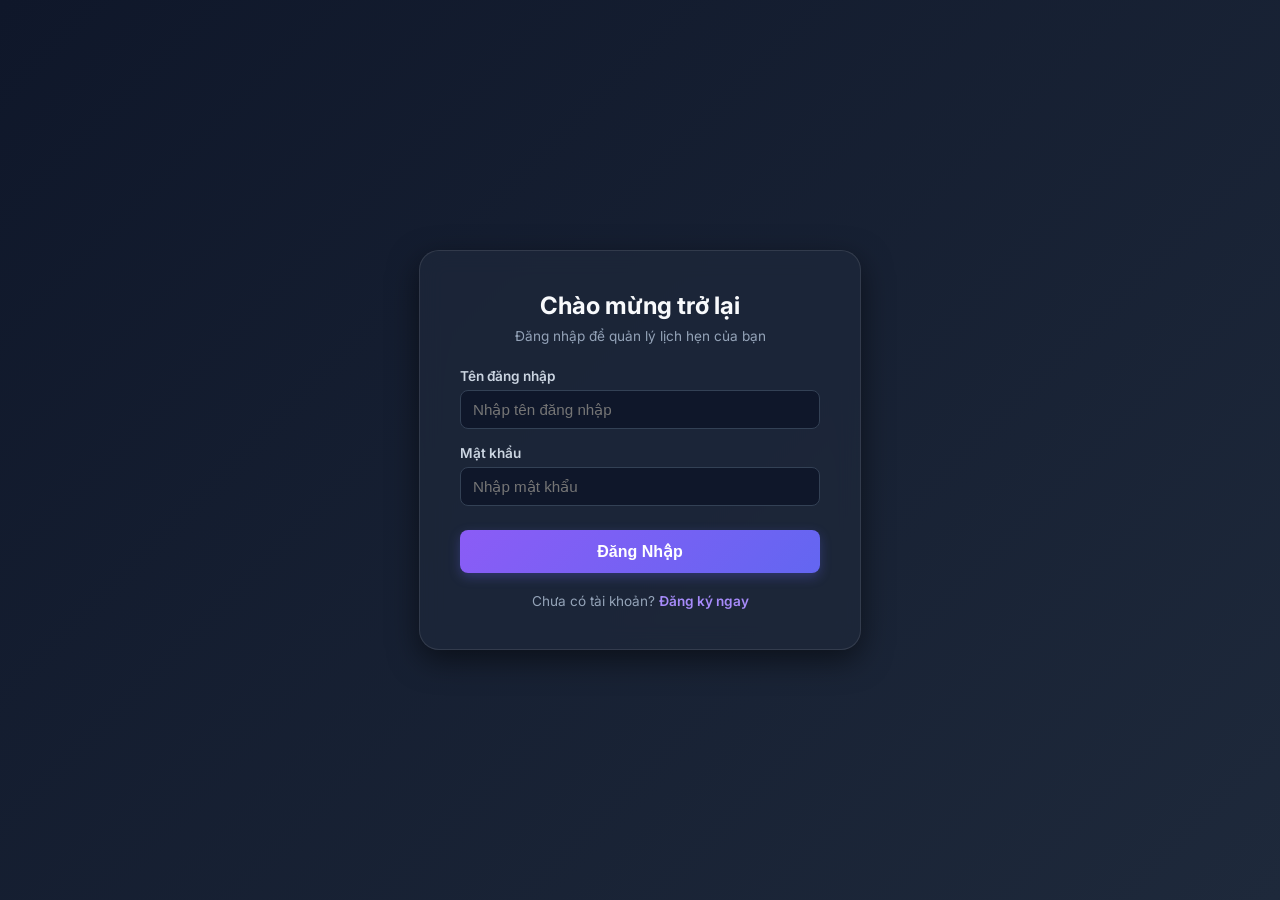
<file: Documents/BTOOAD/LapLich/CalendarApp.UI/index.html>
<!DOCTYPE html>
<html lang="vi">
<head>
    <meta charset="UTF-8">
    <meta name="viewport" content="width=device-width, initial-scale=1.0">
    <title>Quản Lý Lịch Hẹn</title>
    <link href="https://fonts.googleapis.com/css2?family=Inter:wght@400;500;600;700&display=swap" rel="stylesheet">
    <link rel="stylesheet" href="styles.css">
</head>
<body>
    <div class="app-container">
        <!-- Header -->
        <header class="header">
            <div class="header-left">
                <div class="logo-group">
                    <div class="logo-icon"></div>
                    <h1>Quản Lý Lịch Hẹn</h1>
                </div>
                <p class="greeting" id="userGreeting">Xin chào, ...</p>
            </div>
            <div class="header-right">
                <button class="btn-outline" id="logoutBtn">Đăng xuất</button>
            </div>
        </header>

        <!-- Toolbar -->
        <div class="toolbar">
            <button class="btn-primary" id="toggleAddBtn">Thêm Lịch Hẹn</button>
            <button class="btn-success" id="toggleGroupBtn">👥 Tạo Cuộc Họp Nhóm</button>
            <button class="btn-outline-icon" id="refreshBtn">🔄 Làm mới</button>
        </div>

        <!-- Main Content -->
        <div class="main-layout">
            
            <!-- Left Column (Forms & List) -->
            <div class="left-column">
                
                <!-- Inline Form Container -->
                <div class="inline-form-container" id="formContainer" style="display: none;">
                    <h2 class="form-title" id="formTitle">📄 Thêm Lịch Hẹn</h2>
                    
                    <form id="apptForm">
                        <input type="hidden" id="formType" value="normal">
                        
                        <div class="form-group">
                            <label>Tên cuộc hẹn *</label>
                            <input type="text" id="apptName" required>
                        </div>
                        
                        <div class="form-group">
                            <label>Địa điểm</label>
                            <input type="text" id="apptLocation" placeholder="VD: Phòng họp A">
                        </div>
                        
                        <div class="form-row">
                            <div class="form-group">
                                <label>Bắt đầu *</label>
                                <input type="datetime-local" id="apptStart" required>
                            </div>
                            <div class="form-group">
                                <label>Kết thúc *</label>
                                <input type="datetime-local" id="apptEnd" required>
                            </div>
                        </div>

                        <div class="reminder-section">
                            <div class="reminder-header">
                                <span id="reminderCountDisplay">🔔 Nhắc nhở (0)</span>
                                <button type="button" class="btn-small-primary" id="addReminderBtn">+ Thêm</button>
                            </div>
                            
                            <!-- Inline Reminder Form -->
                            <div class="inline-reminder-form" id="inlineReminderForm" style="display: none;">
                                <div class="form-row">
                                    <div class="form-group" style="margin-bottom: 0;">
                                        <label>Thời gian nhắc</label>
                                        <input type="datetime-local" id="reminderTimeInput">
                                    </div>
                                    <div class="form-group" style="margin-bottom: 0;">
                                        <label>Loại</label>
                                        <select id="reminderTypeInput" class="form-select">
                                            <option value="Email">📧 Email</option>
                                            <option value="SMS">📱 SMS</option>
                                            <option value="Notification">🔔 Notification</option>
                                        </select>
                                    </div>
                                </div>
                                <button type="button" class="btn-primary" style="width: 100%; margin-top: 12px; background: rgba(139, 92, 246, 0.2); color: #c4b5fd; border: 1px solid rgba(139, 92, 246, 0.3);" id="confirmReminderBtn">✔ Xác nhận nhắc nhở</button>
                            </div>

                            <div class="reminder-list" id="formReminderList">
                                <!-- Reminders added here before save -->
                            </div>
                        </div>

                        <div class="form-actions">
                            <button type="submit" class="btn-primary-large" id="submitFormBtn">✔ Tạo cuộc hẹn</button>
                            <button type="button" class="btn-secondary-large" id="cancelFormBtn">X Hủy bỏ</button>
                        </div>
                    </form>
                </div>

                <!-- Appointment List -->
                <div class="appointment-section">
                    <h2 class="section-title" id="listTitle">Lịch hẹn của bạn (0)</h2>
                    <div class="appointment-list" id="calendarGrid">
                        <!-- Cards here -->
                    </div>
                </div>

            </div>

            <!-- Right Column (Sidebar) -->
            <div class="right-column">
                <div class="sidebar-panel">
                    <h2 class="sidebar-title">🔔 Thông báo & Nhắc nhở</h2>
                    <div class="sidebar-list" id="sidebarReminders">
                        <!-- Sidebar reminders here -->
                        <div class="empty-state">Không có thông báo</div>
                    </div>
                </div>
            </div>

        </div>
    </div>

    <!-- Modals for Conflicts and Group Join -->
    <div class="modal-overlay" id="conflictModal">
        <div class="modal-content" style="border-left: 6px solid #ef4444;">
            <h2 style="color: #ef4444;">Trùng lịch!</h2>
            <p>Bạn đã có lịch hẹn trong khoảng thời gian này.</p>
            <div class="modal-actions">
                <button type="button" class="btn-outline" id="changeTimeBtn">Chọn giờ khác</button>
                <button type="button" id="replaceApptBtn" style="background: #ef4444; color: white;">Thay thế lịch cũ</button>
            </div>
        </div>
    </div>

    <div class="modal-overlay" id="groupMeetingModal">
        <div class="modal-content" style="border-left: 6px solid #10b981; padding: 24px; text-align: center;">
            <h2 style="color: #10b981; font-size: 1.25rem; margin-top: 0;">👥 Phát hiện cuộc họp nhóm!</h2>
            <p style="color: var(--text-muted); font-size: 0.95rem; line-height: 1.5; margin: 16px 0;">Có cuộc họp nhóm đang diễn ra vào thời gian này.<br>Bạn muốn gia nhập không?</p>
            <div class="modal-actions" style="justify-content: center; gap: 16px;">
                <button type="button" id="joinGroupBtn" style="background: #10b981; color: white; padding: 10px 20px; border-radius: 8px;">✔ Gia nhập nhóm</button>
                <button type="button" class="btn-outline" id="cancelGroupBtn" style="color: var(--text-muted); border-color: var(--border);">Tạo cuộc hẹn riêng</button>
            </div>
        </div>
    </div>

    <script src="app.js"></script>
</body>
</html>
</file>
<file: Documents/BTOOAD/LapLich/CalendarApp.UI/styles.css>
:root {
    --primary: #8b5cf6; /* Vibrant Purple */
    --primary-hover: #7c3aed;
    --secondary: #10b981; /* Emerald Green */
    --secondary-hover: #059669;
    --bg-main: #0f172a; /* Deep Slate Gradient base */
    --surface: rgba(30, 41, 59, 0.7); /* Glass surface */
    --border: rgba(255, 255, 255, 0.1);
    --text-main: #f8fafc;
    --text-muted: #94a3b8;
    --danger: #f43f5e;
}

body {
    font-family: 'Inter', sans-serif;
    background: linear-gradient(135deg, #0f172a 0%, #1e293b 100%);
    background-attachment: fixed;
    color: var(--text-main);
    margin: 0;
    padding: 0;
    min-height: 100vh;
}

/* Scrollbar */
::-webkit-scrollbar {
    width: 8px;
    height: 8px;
}
::-webkit-scrollbar-track {
    background: rgba(0,0,0,0.1); 
}
::-webkit-scrollbar-thumb {
    background: rgba(255,255,255,0.2); 
    border-radius: 4px;
}
::-webkit-scrollbar-thumb:hover {
    background: rgba(255,255,255,0.3); 
}

.app-container {
    max-width: 1400px;
    margin: 0 auto;
    padding: 20px 40px;
    animation: fadeIn 0.6s ease-out;
}

@keyframes fadeIn {
    from { opacity: 0; transform: translateY(10px); }
    to { opacity: 1; transform: translateY(0); }
}

/* Header */
.header {
    display: flex;
    justify-content: space-between;
    align-items: center;
    background: var(--surface);
    backdrop-filter: blur(12px);
    padding: 16px 24px;
    border-radius: 16px;
    box-shadow: 0 4px 20px rgba(0,0,0,0.2);
    border: 1px solid var(--border);
    margin-bottom: 24px;
}

.header-left {
    display: flex;
    align-items: center;
    gap: 20px;
}

.logo-group {
    display: flex;
    align-items: center;
    gap: 12px;
}

.logo-icon {
    width: 24px;
    height: 24px;
    background: linear-gradient(135deg, var(--primary) 0%, #6366f1 100%);
    border-radius: 6px;
    box-shadow: 0 2px 8px rgba(139, 92, 246, 0.4);
}

.logo-group h1 {
    font-size: 1.25rem;
    font-weight: 700;
    background: linear-gradient(135deg, #a78bfa 0%, #8b5cf6 100%);
    -webkit-background-clip: text;
    -webkit-text-fill-color: transparent;
    margin: 0;
}

.greeting {
    color: var(--text-muted);
    font-size: 0.9rem;
    margin: 0;
}

/* Toolbar */
.toolbar {
    display: flex;
    gap: 12px;
    margin-bottom: 24px;
}

button {
    font-family: inherit;
    border: none;
    border-radius: 8px;
    padding: 10px 20px;
    font-weight: 600;
    cursor: pointer;
    transition: all 0.3s cubic-bezier(0.4, 0, 0.2, 1);
    font-size: 0.9rem;
}

button:hover {
    transform: translateY(-2px);
}

button:active {
    transform: translateY(0);
}

.btn-primary {
    background: linear-gradient(135deg, var(--primary) 0%, #6366f1 100%);
    color: white;
    box-shadow: 0 4px 12px rgba(139, 92, 246, 0.3);
}
.btn-primary:hover { 
    background: linear-gradient(135deg, var(--primary-hover) 0%, #4f46e5 100%);
    box-shadow: 0 6px 16px rgba(139, 92, 246, 0.4);
}

.btn-success {
    background: linear-gradient(135deg, var(--secondary) 0%, #059669 100%);
    color: white;
    box-shadow: 0 4px 12px rgba(16, 185, 129, 0.3);
}
.btn-success:hover { 
    box-shadow: 0 6px 16px rgba(16, 185, 129, 0.4);
}

.btn-outline {
    background: rgba(255, 255, 255, 0.05);
    border: 1px solid var(--border);
    color: var(--text-main);
}
.btn-outline:hover { 
    background: rgba(255, 255, 255, 0.1); 
}

.btn-outline-icon {
    background: rgba(255, 255, 255, 0.05);
    border: 1px solid var(--border);
    color: var(--text-main);
}
.btn-outline-icon:hover {
    background: rgba(255, 255, 255, 0.1);
}

.btn-primary-large {
    background: linear-gradient(135deg, var(--primary) 0%, #6366f1 100%);
    color: white;
    padding: 12px;
    width: 100%;
    border-radius: 8px;
    box-shadow: 0 4px 12px rgba(139, 92, 246, 0.3);
}
.btn-primary-large:hover {
    box-shadow: 0 6px 16px rgba(139, 92, 246, 0.4);
}

.btn-secondary-large {
    background: rgba(255, 255, 255, 0.1);
    color: var(--text-main);
    padding: 12px;
    width: 100%;
    border-radius: 8px;
    border: 1px solid var(--border);
}
.btn-secondary-large:hover {
    background: rgba(255, 255, 255, 0.15);
}

.btn-small-primary {
    background: linear-gradient(135deg, var(--primary) 0%, #6366f1 100%);
    color: white;
    padding: 4px 12px;
    border-radius: 12px;
    font-size: 0.8rem;
    box-shadow: 0 2px 8px rgba(139, 92, 246, 0.3);
}

/* Layout */
.main-layout {
    display: grid;
    grid-template-columns: 2fr 1fr;
    gap: 32px;
    align-items: start;
}

/* Form Container */
.inline-form-container {
    background: var(--surface);
    backdrop-filter: blur(12px);
    border-radius: 16px;
    padding: 32px;
    box-shadow: 0 8px 32px rgba(0,0,0,0.2);
    margin-bottom: 32px;
    border: 1px solid var(--border);
    animation: fadeIn 0.4s ease-out;
}

.form-title {
    font-size: 1.25rem;
    font-weight: 600;
    margin-top: 0;
    margin-bottom: 24px;
    display: flex;
    align-items: center;
    gap: 8px;
    color: #f8fafc;
}

.form-group {
    margin-bottom: 20px;
}

.form-group label {
    display: block;
    font-size: 0.9rem;
    font-weight: 600;
    color: var(--text-muted);
    margin-bottom: 8px;
}

.form-group input, .form-select {
    width: 100%;
    padding: 12px;
    border: 1px solid var(--border);
    border-radius: 8px;
    font-size: 0.95rem;
    box-sizing: border-box;
    background: rgba(15, 23, 42, 0.6);
    color: var(--text-main);
    transition: all 0.3s ease;
    font-family: inherit;
}

.form-group input:focus, .form-select:focus {
    outline: none;
    border-color: var(--primary);
    background: rgba(15, 23, 42, 0.8);
    box-shadow: 0 0 0 3px rgba(139, 92, 246, 0.2);
}

.form-row {
    display: grid;
    grid-template-columns: 1fr 1fr;
    gap: 20px;
}

.reminder-section {
    background: rgba(0, 0, 0, 0.2);
    border-radius: 12px;
    padding: 16px;
    margin-bottom: 24px;
    border: 1px solid var(--border);
}

.reminder-header {
    display: flex;
    justify-content: space-between;
    align-items: center;
    font-size: 0.9rem;
    font-weight: 600;
}

.inline-reminder-form {
    background: rgba(15, 23, 42, 0.6);
    border: 1px solid var(--border);
    border-radius: 8px;
    padding: 16px;
    margin-top: 12px;
    margin-bottom: 12px;
}

.reminder-item {
    display: flex;
    justify-content: space-between;
    align-items: center;
    background: rgba(255, 255, 255, 0.05);
    border: 1px solid var(--border);
    padding: 8px 12px;
    border-radius: 8px;
    margin-top: 8px;
    font-size: 0.9rem;
    transition: all 0.2s;
}
.reminder-item:hover {
    background: rgba(255, 255, 255, 0.1);
}

.reminder-item-left {
    display: flex;
    align-items: center;
    gap: 8px;
}

.reminder-item-remove {
    background: none;
    border: none;
    color: var(--text-muted);
    cursor: pointer;
    padding: 4px;
    font-weight: bold;
}

.reminder-item-remove:hover {
    color: var(--danger);
    transform: scale(1.1);
}

.form-actions {
    display: grid;
    grid-template-columns: 1fr 1fr;
    gap: 16px;
}

/* Appointment List */
.section-title {
    font-size: 1.1rem;
    font-weight: 600;
    margin-bottom: 16px;
    color: #e2e8f0;
}

.appointment-card {
    background: var(--surface);
    backdrop-filter: blur(12px);
    border-radius: 16px;
    padding: 24px;
    margin-bottom: 16px;
    box-shadow: 0 4px 16px rgba(0,0,0,0.2);
    border: 1px solid var(--border);
    border-left: 4px solid var(--primary);
    transition: all 0.3s ease;
    animation: fadeIn 0.5s ease-out backwards;
}

.appointment-card:hover {
    transform: translateY(-4px);
    box-shadow: 0 8px 24px rgba(0,0,0,0.3);
    border-color: rgba(139, 92, 246, 0.4);
}

.appointment-card.group-meeting {
    border-left-color: var(--secondary);
}
.appointment-card.group-meeting:hover {
    border-color: rgba(16, 185, 129, 0.4);
}

.app-card-title {
    font-size: 1.25rem;
    font-weight: 600;
    margin: 0 0 16px 0;
    color: #f8fafc;
}

.app-card-detail {
    display: flex;
    align-items: center;
    gap: 8px;
    color: var(--text-muted);
    font-size: 0.9rem;
    margin-bottom: 8px;
}

.app-card-reminders {
    background: rgba(0, 0, 0, 0.2);
    border-radius: 8px;
    padding: 12px;
    margin-top: 16px;
    border: 1px solid rgba(255, 255, 255, 0.05);
}

.reminder-badge {
    background: rgba(139, 92, 246, 0.2);
    color: #c4b5fd;
    font-size: 0.7rem;
    font-weight: 700;
    padding: 4px 10px;
    border-radius: 12px;
    display: inline-block;
    margin-bottom: 4px;
    border: 1px solid rgba(139, 92, 246, 0.3);
}

/* Sidebar */
.sidebar-panel {
    background: transparent;
}

.sidebar-title {
    font-size: 1rem;
    font-weight: 600;
    margin-bottom: 16px;
    color: #e2e8f0;
}

.sidebar-card {
    background: var(--surface);
    backdrop-filter: blur(12px);
    border-radius: 12px;
    padding: 16px;
    box-shadow: 0 4px 16px rgba(0,0,0,0.2);
    border: 1px solid var(--border);
    margin-bottom: 12px;
    transition: all 0.3s ease;
}
.sidebar-card:hover {
    transform: translateY(-2px);
    background: rgba(30, 41, 59, 0.8);
}

.empty-state {
    color: var(--text-muted);
    font-size: 0.9rem;
    font-style: italic;
    text-align: center;
    padding: 32px 0;
    opacity: 0.7;
}

/* Modals */
.modal-overlay {
    position: fixed;
    top: 0; left: 0; right: 0; bottom: 0;
    background: rgba(0, 0, 0, 0.6);
    backdrop-filter: blur(4px);
    display: flex;
    justify-content: center;
    align-items: center;
    opacity: 0;
    pointer-events: none;
    transition: all 0.3s ease;
    z-index: 100;
}
.modal-overlay.active {
    opacity: 1;
    pointer-events: all;
}
.modal-content {
    background: var(--surface);
    backdrop-filter: blur(20px);
    border: 1px solid rgba(255, 255, 255, 0.1);
    border-radius: 20px;
    padding: 32px;
    width: 400px;
    max-width: 90%;
    box-shadow: 0 20px 40px rgba(0,0,0,0.4);
    transform: translateY(20px);
    transition: all 0.3s cubic-bezier(0.4, 0, 0.2, 1);
    color: var(--text-main);
}
.modal-overlay.active .modal-content {
    transform: translateY(0);
}

.modal-actions {
    display: flex;
    justify-content: flex-end;
    gap: 12px;
    margin-top: 24px;
}
</file>
